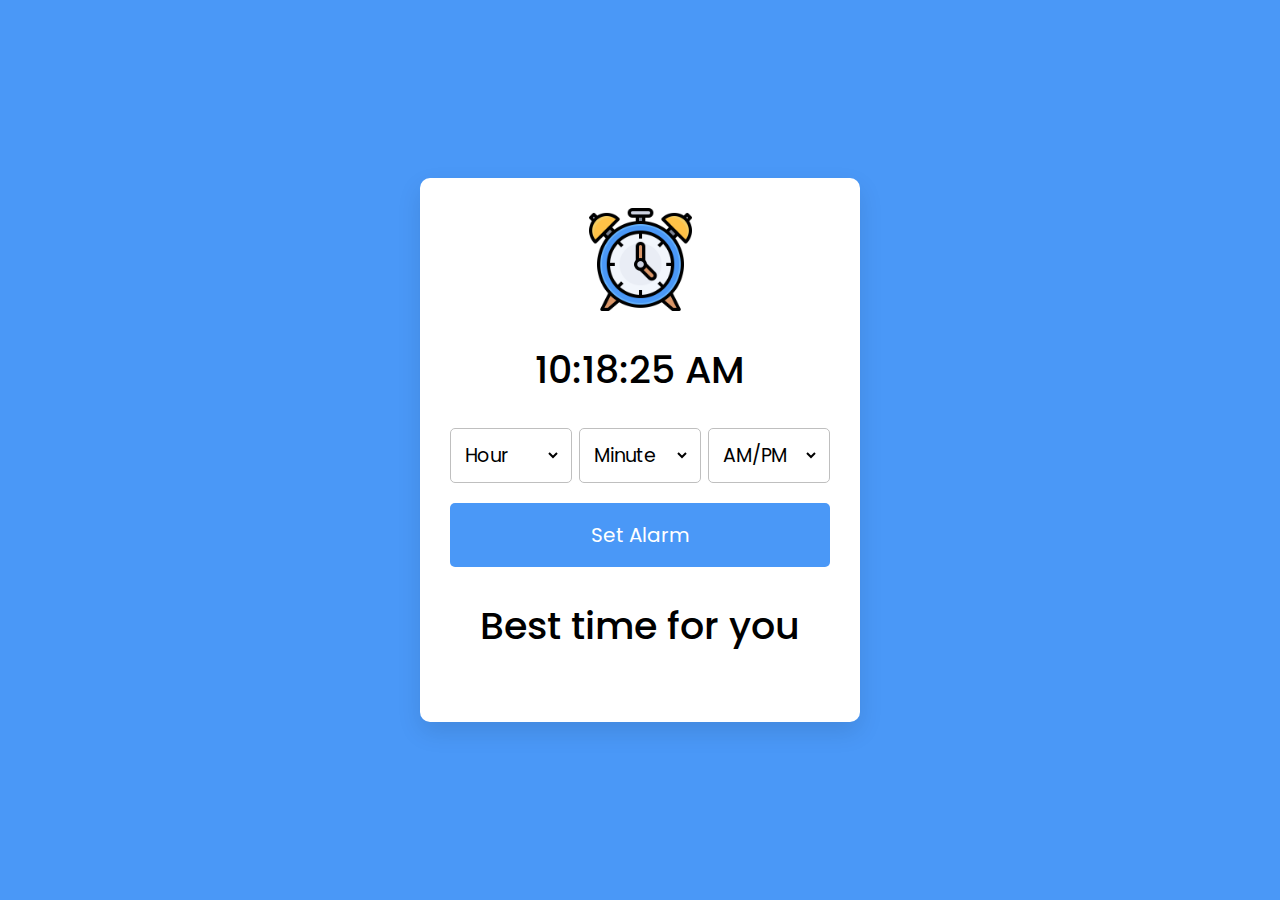
<file: Alarm Clock in JavaScript my/index.html>
<!DOCTYPE html>
<!-- Coding By CodingNepal - youtube.com/codingnepal -->
<html lang="en" dir="ltr">
  <head>
    <meta charset="utf-8">
    <title>Alarm Clock in JavaScript | CodingNepal</title>
    <link rel="stylesheet" href="style.css">
    <meta name="viewport" content="width=device-width, initial-scale=1.0">
  </head>
  <body>


  



    <div class="wrapper">


      <img src="./files/clock.svg" alt="clock">
       
      <h1>00:00:00 PM</h1>

      <div class="content">
        <div class="column">
          <select>
            <option value="Hour" selected disabled hidden>Hour</option>
          </select>
        </div>
        <div class="column">
          <select>
            <option value="Minute" selected disabled hidden>Minute</option>
          </select>
        </div>
        <div class="column">
          <select>
            <option value="AM/PM" selected disabled hidden>AM/PM</option>
          </select>
        </div>
      </div>
      <button>Set Alarm</button>
      <h1>Best time for you</h1>

    </div>

    <script src="script.js"></script>

  </body>
</html>
</file>
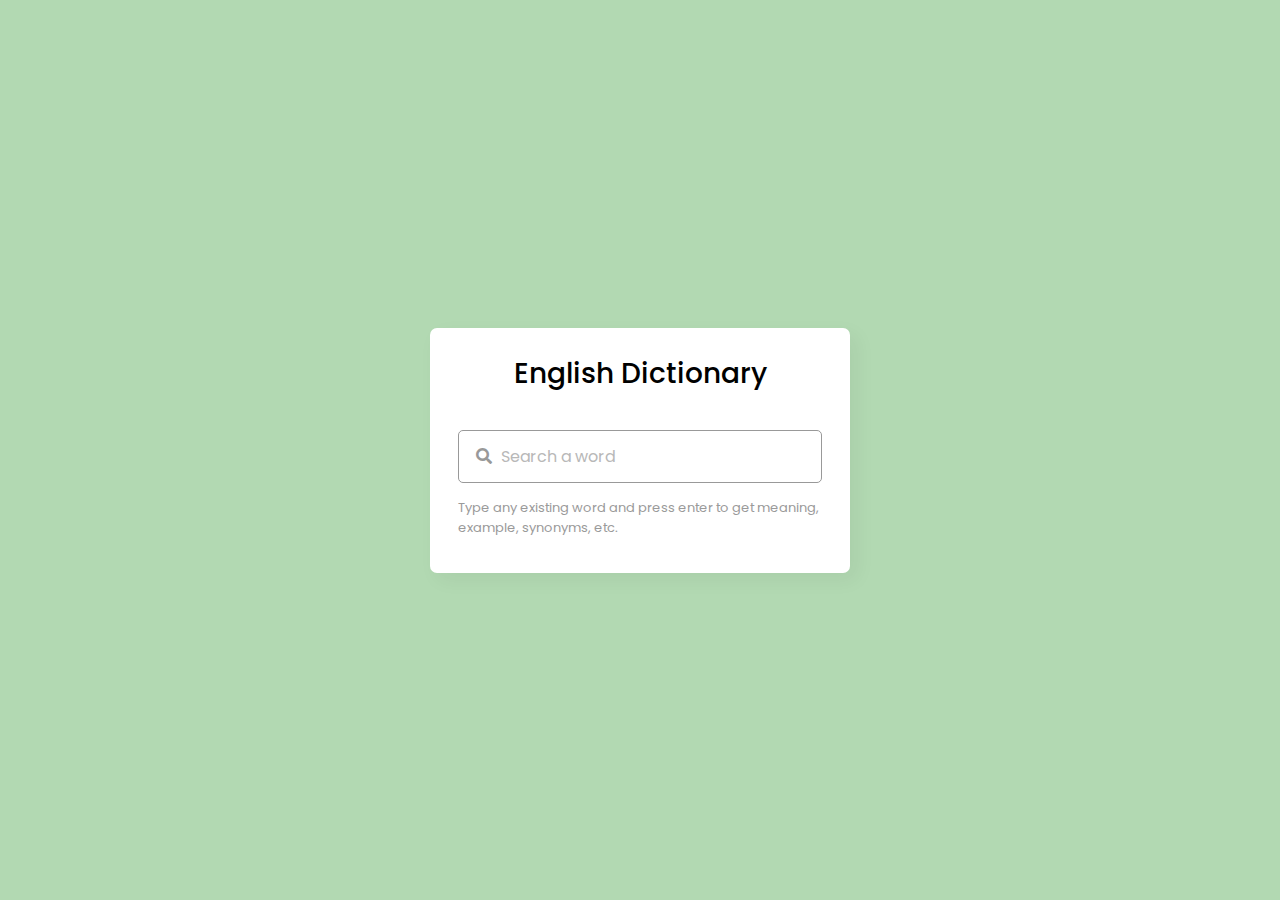
<file: Dictionary App in JavaScript/index.html>
<!DOCTYPE html>
<!-- Coding By CodingNepal - youtube.com/codingnepal -->
<html lang="en" dir="ltr">
  <head>
    <meta charset="utf-8">  
    <title>Dictionary App in JavaScript | Thivanka Randiaml</title>
    <link rel="stylesheet" href="style.css">
    <meta name="viewport" content="width=device-width, initial-scale=1.0">
    <!-- CDN Link for Icons -->
    <link rel="stylesheet" href="https://fonts.googleapis.com/icon?family=Material+Icons">
    <link rel="stylesheet" href="https://cdnjs.cloudflare.com/ajax/libs/font-awesome/5.15.3/css/all.min.css"/>
    <link href="https://fonts.googleapis.com/css?family=Roboto" rel="stylesheet">

  </head>
  <body>
    
    <div class="wrapper">
      <header>English Dictionary</header>
      <div class="search">
        <input type="text" placeholder="Search a word" required spellcheck="false">
        <i class="fas fa-search"></i>
        <span class="material-icons">close</span>
      </div>
      <p class="info-text">Type any existing word and press enter to get meaning, example, synonyms, etc.</p>
      <ul>
        <li class="word">
          <div class="details">
            <p>__</p>
            <span>_ _</span>
          </div>
          <i class="fas fa-volume-up"></i>
        </li>
        <div class="content">
          <li class="meaning">
            <div class="details">
              <p>Meaning</p>
              <span>___</span>
            </div>
          </li>
          <li class="example">
            <div class="details">
              <p>Example</p>
              <span>___</span>
            </div>
          </li>
          <li class="synonyms">
            <div class="details">
              <p>Synonyms</p>
              <div class="list"></div>
            </div>
          </li>
        </div>
      </ul>

    </div>

    <script src="script.js"></script>

  </body>
</html>
</file>
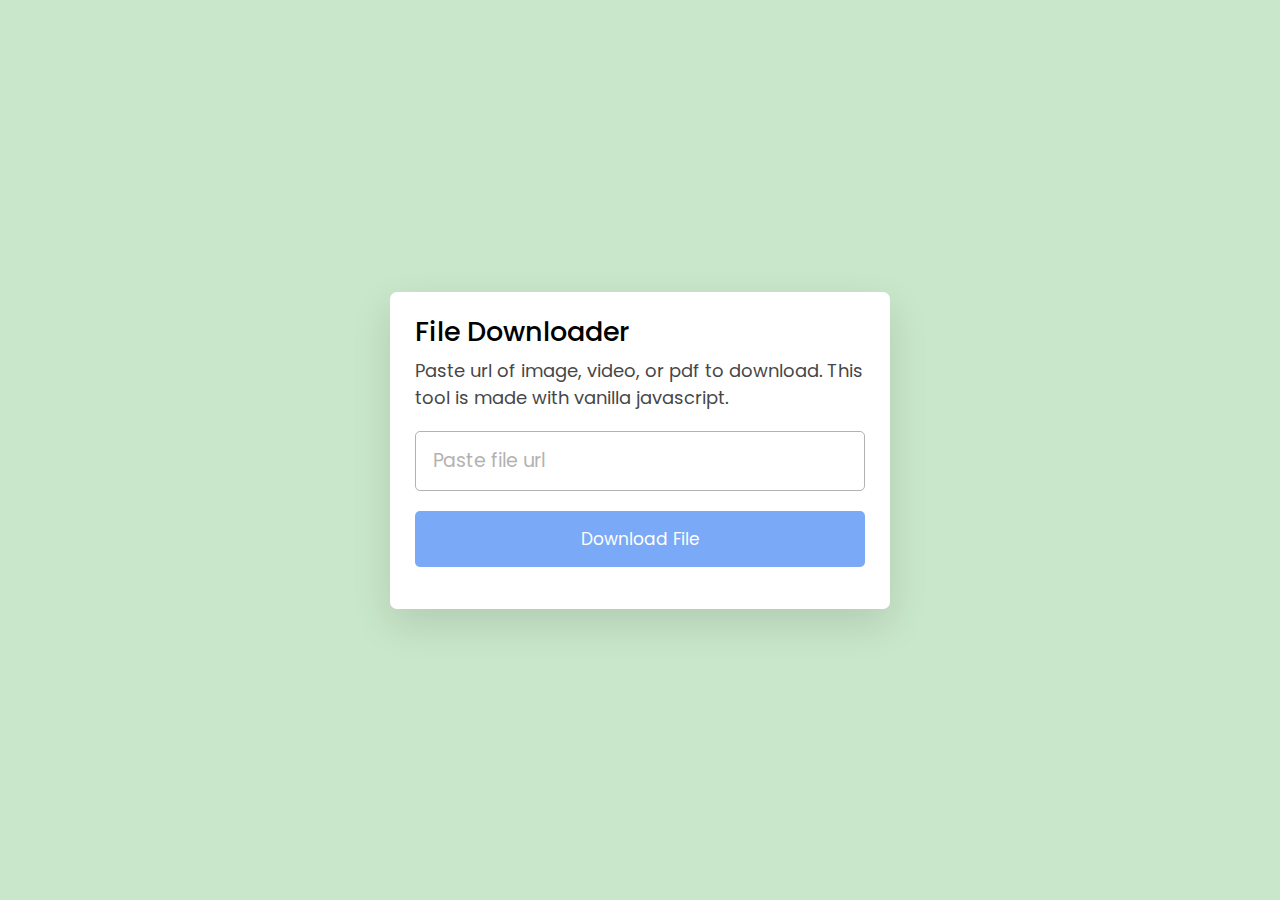
<file: File Downloader with JavaScript/index.html>
<!DOCTYPE html>
<!-- Coding By CodingNepal - youtube.com/codingnepal -->
<html lang="en" dir="ltr">
  <head>
    <meta charset="utf-8">
    <title>File Downloader in JavaScript| CodingNepal</title>
    <link rel="stylesheet" href="style.css">
    <meta name="viewport" content="width=device-width, initial-scale=1.0">
  </head>
  <body>
    <div class="wrapper">
      <header>
        <h1>File Downloader</h1>
        <p>Paste url of image, video, or pdf to download. This tool is made with vanilla javascript.</p>
      </header>
      <form action="#">
        <input type="url" placeholder="Paste file url" required>
        <button>Download File</button>
      </form>
    </div>

    <script src="script.js"></script>
    
  </body>
</html>
</file>
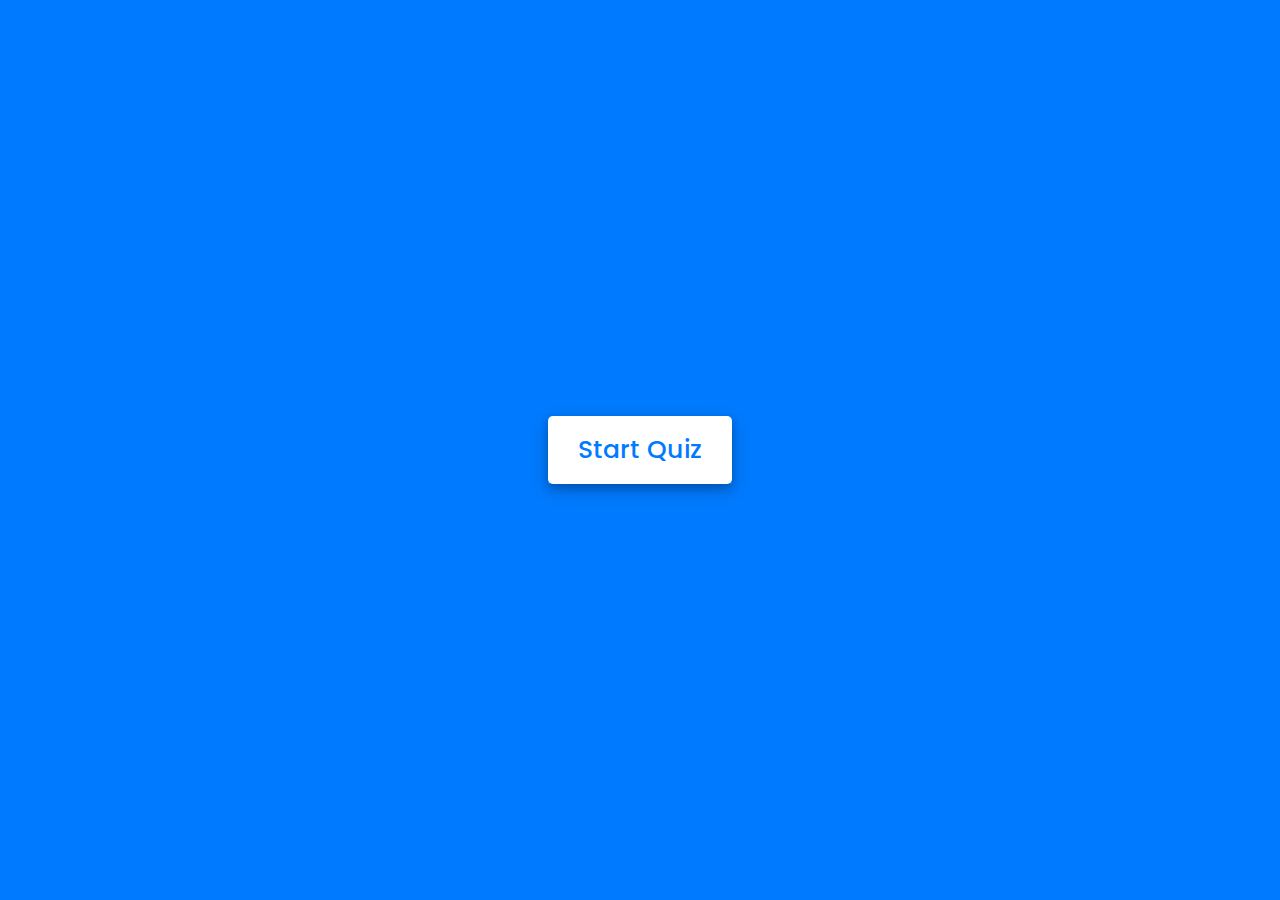
<file: Quiz Application with Timer/index.html>
<!-- Created By CodingNepal - www.codingnepalweb.com  -->
<!DOCTYPE html>
<html lang="en">
<head>
    <meta charset="UTF-8">
    <meta name="viewport" content="width=device-width, initial-scale=1.0">
    <title>Awesome Quiz App | THIVANKA</title>
    <link rel="stylesheet" href="style.css">
    <!-- FontAweome CDN Link for Icons-->
    <link rel="stylesheet" href="https://cdnjs.cloudflare.com/ajax/libs/font-awesome/5.15.3/css/all.min.css"/>
</head>
<body>
    <!-- start Quiz button -->
    <div class="start_btn"><button>Start Quiz</button></div>

    <!-- Info Box -->
    <div class="info_box">
        <div class="info-title"><span>Some Rules of this Quiz</span></div>
        <div class="info-list">
            <div class="info">1. You will have only <span>15 seconds</span> per each question.</div>
            <div class="info">2. Once you select your answer, it can't be undone.</div>
            <div class="info">3. You can't select any option once time goes off.</div>
            <div class="info">4. You can't exit from the Quiz while you're playing.</div>
            <div class="info">5. You'll get points on the basis of your correct answers.</div>
        </div>
        <div class="buttons">
            <button class="quit">Exit Quiz</button>
            <button class="restart">Continue</button>
        </div>
    </div>

    <!-- Quiz Box -->
    <div class="quiz_box">
        <header>
            <div class="title">Awesome Quiz Application</div>
            <div class="timer">
                <div class="time_left_txt">Time Left</div>
                <div class="timer_sec">15</div>
            </div>
            <div class="time_line"></div>
        </header>
        <section>
            <div class="que_text">
                <!-- Here I've inserted question from JavaScript -->
            </div>
            <div class="option_list">
                <!-- Here I've inserted options from JavaScript -->
            </div>
        </section>

        <!-- footer of Quiz Box -->
        <footer>
            <div class="total_que">
                <!-- Here I've inserted Question Count Number from JavaScript -->
            </div>
            <button class="next_btn">Next Que</button>
        </footer>
    </div>

    <!-- Result Box -->
    <div class="result_box">
        <div class="icon">
            <i class="fas fa-crown"></i>
        </div>
        <div class="complete_text">You've completed the Quiz!</div>
        <div class="score_text">
            <!-- Here I've inserted Score Result from JavaScript -->
        </div>
        <div class="buttons">
            <button class="restart">Replay Quiz</button>
            <button class="quit">Quit Quiz</button>
        </div>
    </div>

    <!-- Inside this JavaScript file I've inserted Questions and Options only -->
    <script src="js/questions.js"></script>

    <!-- Inside this JavaScript file I've coded all Quiz Codes -->
    <script src="js/script.js"></script>

</body>
</html>
</file>
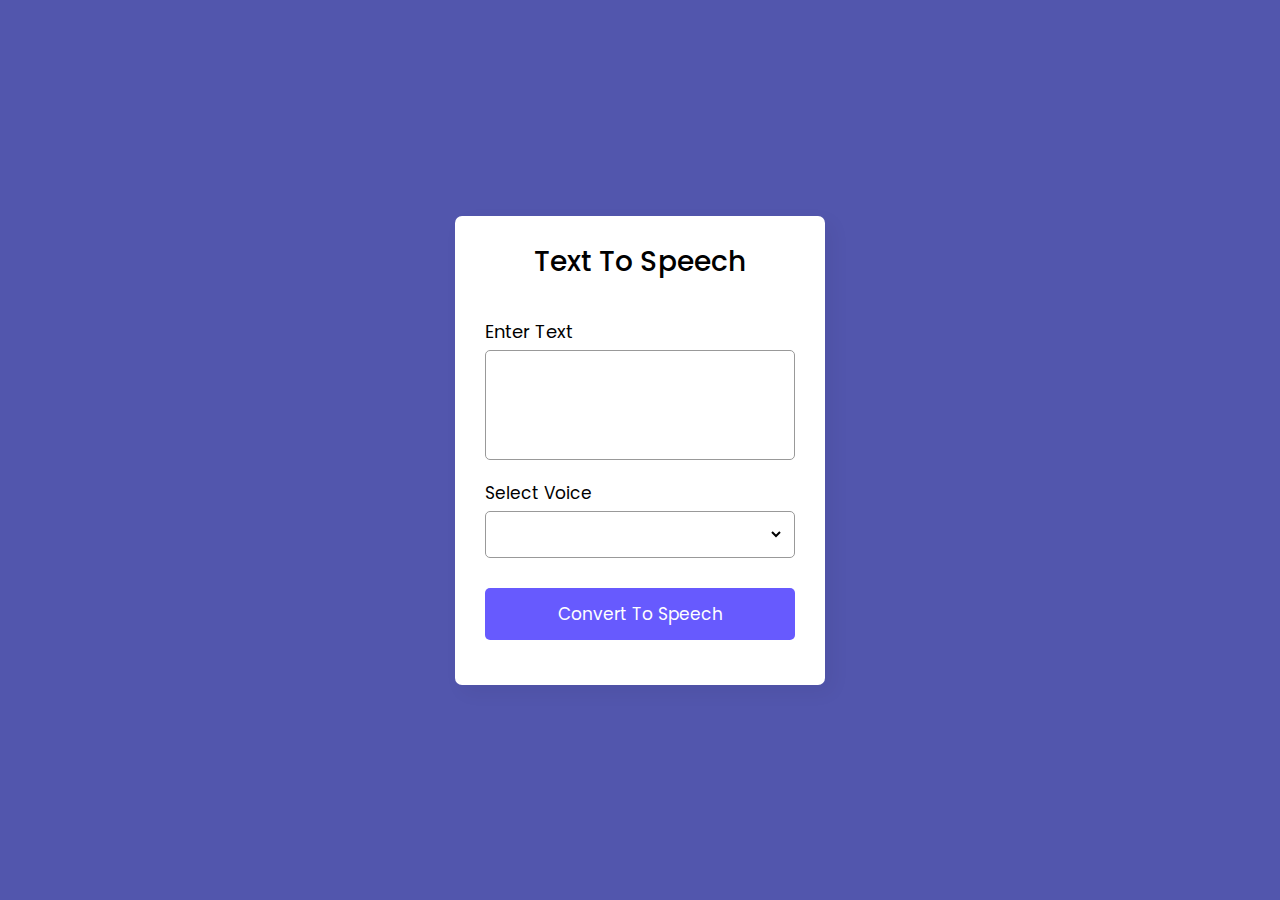
<file: Text To Speech Converter in JavaScript/index.html>
<!DOCTYPE html>
<!-- Coding By CodingNepal - youtube.com/codingnepal -->
<html lang="en" dir="ltr">
  <head>
    <meta charset="utf-8">  
    <title>Text To Speech in JavaScript | CodingNepal</title>
    <link rel="stylesheet" href="style.css">
    <meta name="viewport" content="width=device-width, initial-scale=1.0">
  </head>
  <body>
    <div class="wrapper">
      <header>Text To Speech</header>
      <form action="#">
        <div class="row">
          <label>Enter Text</label>
          <textarea></textarea>
        </div>
        <div class="row">
          <label>Select Voice</label>
          <div class="outer">
            <select></select>
          </div>
        </div>
        <button>Convert To Speech</button>
      </form>
    </div>

    <script src="script.js"></script>

  </body>
</html>
</file>
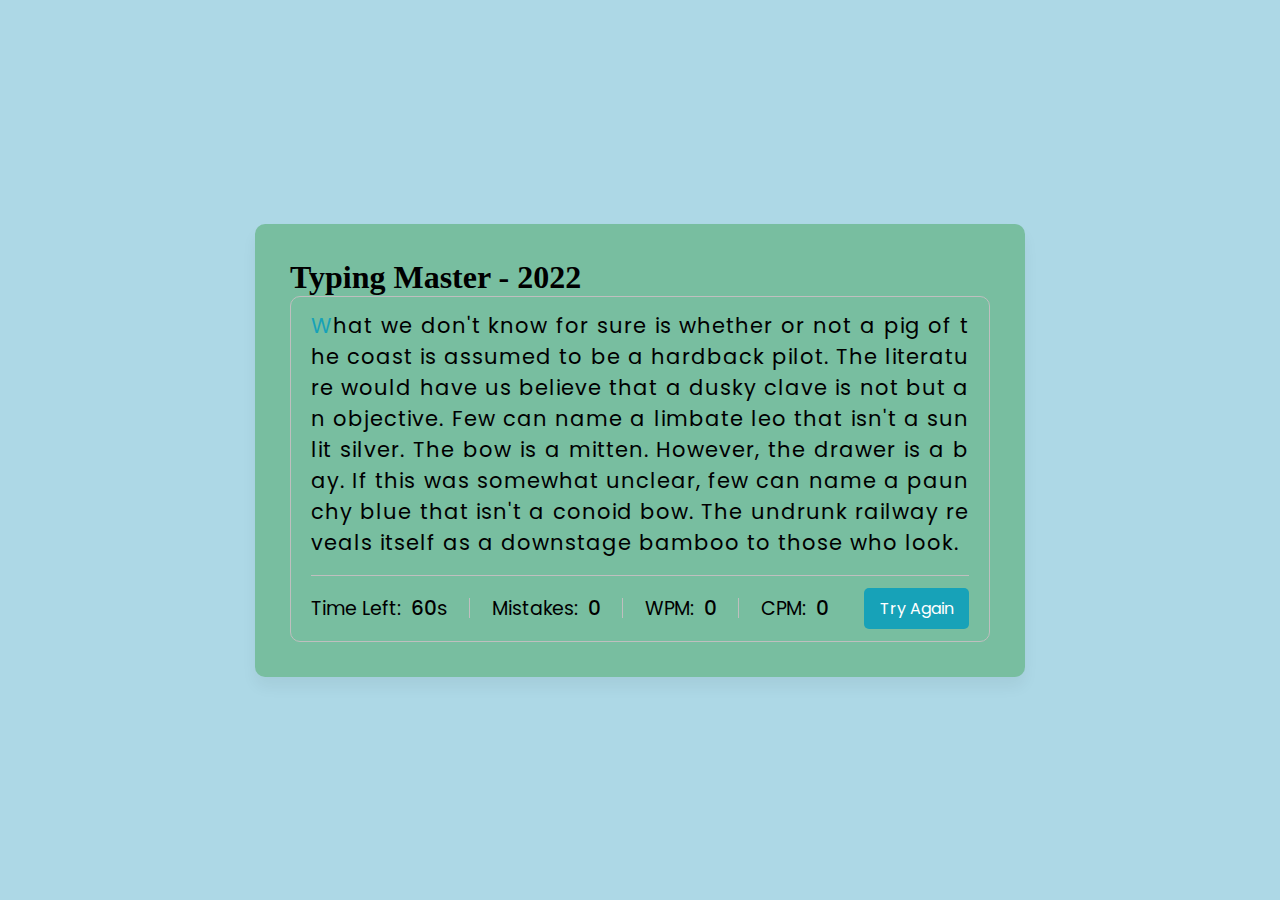
<file: Typing Speed Test Game in JavaScript/index.html>
<!DOCTYPE html>
<!-- Coding By CodingNepal - youtube.com/codingnepal -->
<html lang="en" dir="ltr">
  <head>
    <meta charset="utf-8">  
    <title>Typing Speed Test Game | Thivanka</title>
    <link rel="stylesheet" href="style.css">
    <meta name="viewport" content="width=device-width, initial-scale=1.0">
  </head>
  <body>
    <div class="wrapper">
      <h1 style="font-family:verdana;">Typing Master - 2022</h1>
      <input type="text" class="input-field">
      <div class="content-box">
        <div class="typing-text">
          <p></p>
        </div>
        <div class="content">
          <ul class="result-details">
            <li class="time">
              <p>Time Left:</p>
              <span><b>60</b>s</span>
            </li>
            <li class="mistake">
              <p>Mistakes:</p>
              <span>0</span>
            </li>
            <li class="wpm">
              <p>WPM:</p>
              <span>0</span>
            </li>
            <li class="cpm">
              <p>CPM:</p>
              <span>0</span>
            </li>
          </ul>
          <button>Try Again</button>
        </div>
      </div>
    </div>

    <script src="js/paragraphs.js"></script>
    <script src="js/script.js"></script>
  
  </body>
</html>
</file>
<file: Alarm Clock in JavaScript my/style.css>
/* Import Google font - Poppins */
@import url('https://fonts.googleapis.com/css2?family=Poppins:wght@400;500;600&display=swap');
*{
  margin: 0;
  padding: 0;
  box-sizing: border-box;
  font-family: 'Poppins', sans-serif;
}

h3{

  width: 100%;
height: 200px;
display: flex;
justify-content: center;
align-items: center;
 
}


body, .wrapper, .content{
  display: flex;
  align-items: center;
  justify-content: center;
}
body{
  padding: 0 10px;
  min-height: 100vh;
  background: #4A98F7;
  
}
.wrapper{
  width: 440px;
  padding: 30px 30px 38px;
  background: #fff;
  border-radius: 10px;
  flex-direction: column;
  box-shadow: 0 10px 25px rgba(0,0,0,0.1);
}
.wrapper img{
  max-width: 103px;
}
.wrapper h1{
  font-size: 38px;
  font-weight: 500;
  margin: 30px 0;
}
.wrapper .content{
  width: 100%;
  justify-content: space-between;
}
.content.disable{
  cursor: no-drop;
}
.content .column{
  padding: 0 10px;
  border-radius: 5px;
  border: 1px solid #bfbfbf;
  width: calc(100% / 3 - 5px);
}
.content.disable .column{
  opacity: 0.6;
  pointer-events: none;
}
.column select{
  width: 100%;
  height: 53px;
  border: none;
  outline: none;
  background: none;
  font-size: 19px;
}
.wrapper button{
  width: 100%;
  border: none;
  outline: none;
  color: #fff;
  cursor: pointer;
  font-size: 20px;
  padding: 17px 0;
  margin-top: 20px;
  border-radius: 5px;
  background: #4A98F7;
}
</file>
<file: Dictionary App in JavaScript/style.css>
/* Import Google Font - Poppins */
@import url('https://fonts.googleapis.com/css2?family=Poppins:wght@400;500;600;700&display=swap');
*{
  margin: 0;
  padding: 0;
  box-sizing: border-box;
  font-family: 'Poppins', sans-serif;

}
body{
  display: flex;
  align-items: center;
  justify-content: center;
  min-height: 100vh;
  background: #4D59FB;
  background-image: url("gettyimages-454330233-640x640");
  background: rgba(0, 128, 0, 0.3) 
}
::selection{
  color: #fff;
  background: #4D59FB;
}
.wrapper{
  width: 420px;
  border-radius: 7px;
  background: #fff;
  padding: 25px 28px 45px;
  box-shadow: 7px 7px 20px rgba(0, 0, 0, 0.05);
}
.wrapper header{
  font-size: 28px;
  font-weight: 500;
  text-align: center;
}
.wrapper .search{
  position: relative;
  margin: 35px 0 18px;
}
.search input{
  height: 53px;
  width: 100%;
  outline: none;
  font-size: 16px;
  border-radius: 5px;
  padding: 0 42px;
  border: 1px solid #999;
  transition: all 0.3s;


  
}
.search input:focus{
  padding: 0 41px;
  border: 2px solid #4D59FB;
}
.search input::placeholder{
  color: #B8B8B8;
}
.search :where(i, span){
  position: absolute;
  top: 50%;
  color: #999;
  transform: translateY(-50%);
}
.search i{
  left: 18px;
  pointer-events: none;
  font-size: 16px;
}
.search input:focus ~ i{
  color: #4D59FB;
}
.search span{
  right: 15px;
  cursor: pointer;
  font-size: 18px;
  display: none;
}
.search input:valid ~ span{
  display: block;
}
.wrapper .info-text{
  font-size: 13px;
  color: #9A9A9A;
  margin: -3px 0 -10px;
}
.wrapper.active .info-text{
  display: none;
}
.info-text span{
  font-weight: 500;
}
.wrapper ul{
  height: 0;
  opacity: 0;
  padding-right: 1px;
  overflow-y: hidden;
  transition: all 0.2s ease;
}
.wrapper.active ul{
  opacity: 1;
  height: 303px;
}
.wrapper ul li{
  display: flex;
  list-style: none;
  margin-bottom: 14px;
  align-items: center;
  padding-bottom: 17px;
  border-bottom: 1px solid #D9D9D9;
  justify-content: space-between;
}
ul li:last-child{
  margin-bottom: 0;
  border-bottom: 0;
  padding-bottom: 0;
}
ul .word p{
  font-size: 22px;
  font-weight: 500;
}
ul .word span{
  font-size: 12px;
  color: #989898;
}
ul .word i{
  color: #999;
  font-size: 15px;
  cursor: pointer;
}
ul .content{
  max-height: 215px;
  overflow-y: auto;
}
ul .content::-webkit-scrollbar{
  width: 0px;
}
.content li .details{
  padding-left: 10px;
  border-radius: 4px 0 0 4px;
  border-left: 3px solid #4D59FB;
}
.content li p{
  font-size: 17px;
  font-weight: 500;
}
.content li span{
  font-size: 15px;
  color: #7E7E7E;
}
.content .synonyms .list{
  display: flex;
  flex-wrap: wrap;
}
.content .synonyms span{
  cursor: pointer;
  margin-right: 5px;
  text-decoration: underline;
}
</file>
<file: File Downloader with JavaScript/style.css>
/* Import Google Font - Poppins */
@import url('https://fonts.googleapis.com/css2?family=Poppins:wght@400;500;600;700&display=swap');
*{
  margin: 0;
  padding: 0;
  box-sizing: border-box;
  font-family: 'Poppins', sans-serif;
}
body{
  display: flex;
  padding: 0 10px;
  align-items: center;
  justify-content: center;
  min-height: 100vh;
  background: rgba(76, 175, 80, 0.3)  
}
.wrapper{
  max-width: 500px;
  background: #fff;
  border-radius: 7px;
  padding: 20px 25px 15px;
  box-shadow: 0 15px 40px rgba(0,0,0,0.12);
}
header h1{
  font-size: 27px;
  font-weight: 500;
}
header p{
  margin-top: 5px;
  font-size: 18px;
  color: #474747;
}
form{
  margin: 20px 0 27px;
}
form input{
  width: 100%;
  height: 60px;
  outline: none;
  padding: 0 17px;
  font-size: 19px;
  border-radius: 5px;
  border: 1px solid #b3b2b2;
  transition: 0.1s ease;
}
form input::placeholder{
  color: #b3b2b2;
}
form input:focus{
  box-shadow: 0 3px 6px rgba(0,0,0,0.13);
}
form button{
  width: 100%;
  border: none;
  opacity: 0.7;
  outline: none;
  color: #fff;
  cursor: pointer;
  font-size: 17px;
  margin-top: 20px;
  padding: 15px 0;
  border-radius: 5px;
  pointer-events: none;
  background: #4285F4;
  transition: opacity 0.15s ease;
}
form input:valid ~ button{
  opacity: 1;
  pointer-events: auto;
}
</file>
<file: Quiz Application with Timer/style.css>
/* importing google fonts */
@import url('https://fonts.googleapis.com/css2?family=Poppins:wght@200;300;400;500;600;700&display=swap');
*{
    margin: 0;
    padding: 0;
    box-sizing: border-box;
    font-family: 'Poppins', sans-serif;
}

body{
    background: #007bff;
}

::selection{
    color: #fff;
    background: #007bff;
}

.start_btn,
.info_box,
.quiz_box,
.result_box{
    position: absolute;
    top: 50%;
    left: 50%;
    transform: translate(-50%, -50%);
    box-shadow: 0 4px 8px 0 rgba(0, 0, 0, 0.2), 
                0 6px 20px 0 rgba(0, 0, 0, 0.19);
}

.info_box.activeInfo,
.quiz_box.activeQuiz,
.result_box.activeResult{
    opacity: 1;
    z-index: 5;
    pointer-events: auto;
    transform: translate(-50%, -50%) scale(1);
}

.start_btn button{
    font-size: 25px;
    font-weight: 500;
    color: #007bff;
    padding: 15px 30px;
    outline: none;
    border: none;
    border-radius: 5px;
    background: #fff;
    cursor: pointer;
}

.info_box{
    width: 540px;
    background: #fff;
    border-radius: 5px;
    transform: translate(-50%, -50%) scale(0.9);
    opacity: 0;
    pointer-events: none;
    transition: all 0.3s ease;
}

.info_box .info-title{
    height: 60px;
    width: 100%;
    border-bottom: 1px solid lightgrey;
    display: flex;
    align-items: center;
    padding: 0 30px;
    border-radius: 5px 5px 0 0;
    font-size: 20px;
    font-weight: 600;
}

.info_box .info-list{
    padding: 15px 30px;
}

.info_box .info-list .info{
    margin: 5px 0;
    font-size: 17px;
}

.info_box .info-list .info span{
    font-weight: 600;
    color: #007bff;
}
.info_box .buttons{
    height: 60px;
    display: flex;
    align-items: center;
    justify-content: flex-end;
    padding: 0 30px;
    border-top: 1px solid lightgrey;
}

.info_box .buttons button{
    margin: 0 5px;
    height: 40px;
    width: 100px;
    font-size: 16px;
    font-weight: 500;
    cursor: pointer;
    border: none;
    outline: none;
    border-radius: 5px;
    border: 1px solid #007bff;
    transition: all 0.3s ease;
}

.quiz_box{
    width: 550px;
    background: #fff;
    border-radius: 5px;
    transform: translate(-50%, -50%) scale(0.9);
    opacity: 0;
    pointer-events: none;
    transition: all 0.3s ease;
}

.quiz_box header{
    position: relative;
    z-index: 2;
    height: 70px;
    padding: 0 30px;
    background: #fff;
    border-radius: 5px 5px 0 0;
    display: flex;
    align-items: center;
    justify-content: space-between;
    box-shadow: 0px 3px 5px 1px rgba(0,0,0,0.1);
}

.quiz_box header .title{
    font-size: 20px;
    font-weight: 600;
}

.quiz_box header .timer{
    color: #004085;
    background: #cce5ff;
    border: 1px solid #b8daff;
    height: 45px;
    padding: 0 8px;
    border-radius: 5px;
    display: flex;
    align-items: center;
    justify-content: space-between;
    width: 145px;
}

.quiz_box header .timer .time_left_txt{
    font-weight: 400;
    font-size: 17px;
    user-select: none;
}

.quiz_box header .timer .timer_sec{
    font-size: 18px;
    font-weight: 500;
    height: 30px;
    width: 45px;
    color: #fff;
    border-radius: 5px;
    line-height: 30px;
    text-align: center;
    background: #343a40;
    border: 1px solid #343a40;
    user-select: none;
}

.quiz_box header .time_line{
    position: absolute;
    bottom: 0px;
    left: 0px;
    height: 3px;
    background: #007bff;
}

section{
    padding: 25px 30px 20px 30px;
    background: #fff;
}

section .que_text{
    font-size: 25px;
    font-weight: 600;
}

section .option_list{
    padding: 20px 0px;
    display: block;   
}

section .option_list .option{
    background: aliceblue;
    border: 1px solid #84c5fe;
    border-radius: 5px;
    padding: 8px 15px;
    font-size: 17px;
    margin-bottom: 15px;
    cursor: pointer;
    transition: all 0.3s ease;
    display: flex;
    align-items: center;
    justify-content: space-between;
}

section .option_list .option:last-child{
    margin-bottom: 0px;
}

section .option_list .option:hover{
    color: #004085;
    background: #cce5ff;
    border: 1px solid #b8daff;
}

section .option_list .option.correct{
    color: #155724;
    background: #d4edda;
    border: 1px solid #c3e6cb;
}

section .option_list .option.incorrect{
    color: #721c24;
    background: #f8d7da;
    border: 1px solid #f5c6cb;
}

section .option_list .option.disabled{
    pointer-events: none;
}

section .option_list .option .icon{
    height: 26px;
    width: 26px;
    border: 2px solid transparent;
    border-radius: 50%;
    text-align: center;
    font-size: 13px;
    pointer-events: none;
    transition: all 0.3s ease;
    line-height: 24px;
}
.option_list .option .icon.tick{
    color: #23903c;
    border-color: #23903c;
    background: #d4edda;
}

.option_list .option .icon.cross{
    color: #a42834;
    background: #f8d7da;
    border-color: #a42834;
}

footer{
    height: 60px;
    padding: 0 30px;
    display: flex;
    align-items: center;
    justify-content: space-between;
    border-top: 1px solid lightgrey;
}

footer .total_que span{
    display: flex;
    user-select: none;
}

footer .total_que span p{
    font-weight: 500;
    padding: 0 5px;
}

footer .total_que span p:first-child{
    padding-left: 0px;
}

footer button{
    height: 40px;
    padding: 0 13px;
    font-size: 18px;
    font-weight: 400;
    cursor: pointer;
    border: none;
    outline: none;
    color: #fff;
    border-radius: 5px;
    background: #007bff;
    border: 1px solid #007bff;
    line-height: 10px;
    opacity: 0;
    pointer-events: none;
    transform: scale(0.95);
    transition: all 0.3s ease;
}

footer button:hover{
    background: #0263ca;
}

footer button.show{
    opacity: 1;
    pointer-events: auto;
    transform: scale(1);
}

.result_box{
    background: #fff;
    border-radius: 5px;
    display: flex;
    padding: 25px 30px;
    width: 450px;
    align-items: center;
    flex-direction: column;
    justify-content: center;
    transform: translate(-50%, -50%) scale(0.9);
    opacity: 0;
    pointer-events: none;
    transition: all 0.3s ease;
}

.result_box .icon{
    font-size: 100px;
    color: #007bff;
    margin-bottom: 10px;
}

.result_box .complete_text{
    font-size: 20px;
    font-weight: 500;
}

.result_box .score_text span{
    display: flex;
    margin: 10px 0;
    font-size: 18px;
    font-weight: 500;
}

.result_box .score_text span p{
    padding: 0 4px;
    font-weight: 600;
}

.result_box .buttons{
    display: flex;
    margin: 20px 0;
}

.result_box .buttons button{
    margin: 0 10px;
    height: 45px;
    padding: 0 20px;
    font-size: 18px;
    font-weight: 500;
    cursor: pointer;
    border: none;
    outline: none;
    border-radius: 5px;
    border: 1px solid #007bff;
    transition: all 0.3s ease;
}

.buttons button.restart{
    color: #fff;
    background: #007bff;
}

.buttons button.restart:hover{
    background: #0263ca;
}

.buttons button.quit{
    color: #007bff;
    background: #fff;
}

.buttons button.quit:hover{
    color: #fff;
    background: #007bff;
}
</file>
<file: Text To Speech Converter in JavaScript/style.css>
/* Import Google Font - Poppins */
@import url('https://fonts.googleapis.com/css2?family=Poppins:wght@400;500;600;700&display=swap');
*{
  margin: 0;
  padding: 0;
  box-sizing: border-box;
  font-family: 'Poppins', sans-serif;
}
body{
  display: flex;
  align-items: center;
  justify-content: center;
  min-height: 100vh;
  background: #5256AD;
}
::selection{
  color: #fff;
  background: #5256AD;
}
.wrapper{
  width: 370px;
  padding: 25px 30px;
  border-radius: 7px;
  background: #fff;
  box-shadow: 7px 7px 20px rgba(0,0,0,0.05);
}
.wrapper header{
  font-size: 28px;
  font-weight: 500;
  text-align: center;
}
.wrapper form{
  margin: 35px 0 20px;
}
form .row{
  display: flex;
  margin-bottom: 20px;
  flex-direction: column;
}
form .row label{
  font-size: 18px;
  margin-bottom: 5px;
}
form .row:nth-child(2) label{
  font-size: 17px;
}
form :where(textarea, select, button){
  outline: none;
  width: 100%;
  height: 100%;
  border: none;
  border-radius: 5px;
}
form .row textarea{
  resize: none;
  height: 110px;
  font-size: 15px;
  padding: 8px 10px;
  border: 1px solid #999;
}
form .row textarea::-webkit-scrollbar{
  width: 0px;
}
form .row .outer{
  height: 47px;
  display: flex;
  padding: 0 10px;
  align-items: center;
  border-radius: 5px;
  justify-content: center;
  border: 1px solid #999;
}
form .row select{
  font-size: 14px;
  background: none;
}
form .row select::-webkit-scrollbar{
  width: 8px;
}
form .row select::-webkit-scrollbar-track{
  background: #fff;
}
form .row select::-webkit-scrollbar-thumb{
  background: #888;
  border-radius: 8px;
  border-right: 2px solid #ffffff;
}
form button{
  height: 52px;
  color: #fff;
  font-size: 17px;
  cursor: pointer;
  margin-top: 10px;
  background: #675AFE;
  transition: 0.3s ease;
}
form button:hover{
  background: #4534fe;
}

@media(max-width: 400px){
  .wrapper{
    max-width: 345px;
    width: 100%;
  }
}
</file>
<file: Typing Speed Test Game in JavaScript/style.css>
/* Import Google Font - Poppins */
@import url('https://fonts.googleapis.com/css2?family=Poppins:wght@400;500;600;700&display=swap');
*{
  margin: 0;
  padding: 0;
  box-sizing: border-box;
  font-family: 'Poppins', sans-serif;
}
body{
  display: flex;
  padding: 0 10px;
  align-items: center;
  justify-content: center;
  min-height: 100vh;
  background-color: lightblue;
}
::selection{
  color: #fff;
  background: #17A2B8;
}
.wrapper{
  width: 770px;
  padding: 35px;
  background: #fff;
  border-radius: 10px;
  box-shadow: 0 10px 15px rgba(0,0,0,0.05);
  background: rgba(0, 128, 0, 0.3);
}
.wrapper .input-field{
  opacity: 0;
  z-index: -999;
  position: absolute;
}
.wrapper .content-box{
  padding: 13px 20px 0;
  border-radius: 10px;
  border: 1px solid #bfbfbf;
}
.content-box .typing-text{
  overflow: hidden;
  max-height: 256px;
}
.typing-text::-webkit-scrollbar{
  width: 0;
}
.typing-text p{
  font-size: 21px;
  text-align: justify;
  letter-spacing: 1px;
  word-break: break-all;
}
.typing-text p span{
  position: relative;
}
.typing-text p span.correct{
  color: #56964f;
}
.typing-text p span.incorrect{
  color: #cb3439;
  outline: 1px solid #fff;
  background: #ffc0cb;
  border-radius: 4px;
}
.typing-text p span.active{
  color: #17A2B8;
}
.typing-text p span.active::before{
  position: absolute;
  content: "";
  height: 2px;
  width: 100%;
  bottom: 0;
  left: 0;
  opacity: 0;
  border-radius: 5px;
  background: #17A2B8;
  animation: blink 1s ease-in-out infinite;
}
@keyframes blink{
  50%{ 
    opacity: 1; 
  }
}
.content-box .content{
  margin-top: 17px;
  display: flex;
  padding: 12px 0;
  flex-wrap: wrap;
  align-items: center;
  justify-content: space-between;
  border-top: 1px solid #bfbfbf;
}
.content button{
  outline: none;
  border: none;
  width: 105px;
  color: #fff;
  padding: 8px 0;
  font-size: 16px;
  cursor: pointer;
  border-radius: 5px;
  background: #17A2B8;
  transition: transform 0.3s ease;
}
.content button:active{
  transform: scale(0.97);
}
.content .result-details{
  display: flex;
  flex-wrap: wrap;
  align-items: center;
  width: calc(100% - 140px);
  justify-content: space-between;
}
.result-details li{
  display: flex;
  height: 20px;
  list-style: none;
  position: relative;
  align-items: center;
}
.result-details li:not(:first-child){
  padding-left: 22px;
  border-left: 1px solid #bfbfbf;
}
.result-details li p{
  font-size: 19px;
}
.result-details li span{
  display: block;
  font-size: 20px;
  margin-left: 10px;
}
li span b{
  font-weight: 500;
}
li:not(:first-child) span{
  font-weight: 500;
}
@media (max-width: 745px) {
  .wrapper{
    padding: 20px;
  }
  .content-box .content{
    padding: 20px 0;
  }
  .content-box .typing-text{
    max-height: 100%;
  }
  .typing-text p{
    font-size: 19px;
    text-align: left;
  }
  .content button{
    width: 100%;
    font-size: 15px;
    padding: 10px 0;
    margin-top: 20px;
  }
  .content .result-details{
    width: 100%;
  }
  .result-details li:not(:first-child){
    border-left: 0;
    padding: 0;
  }
  .result-details li p, 
  .result-details li span{
    font-size: 17px;
  }
}
@media (max-width: 518px) {
  .wrapper .content-box{
    padding: 10px 15px 0;
  }
  .typing-text p{
    font-size: 18px;
  }
  .result-details li{
    margin-bottom: 10px;
  }
  .content button{
    margin-top: 10px;
  }
}
</file>
